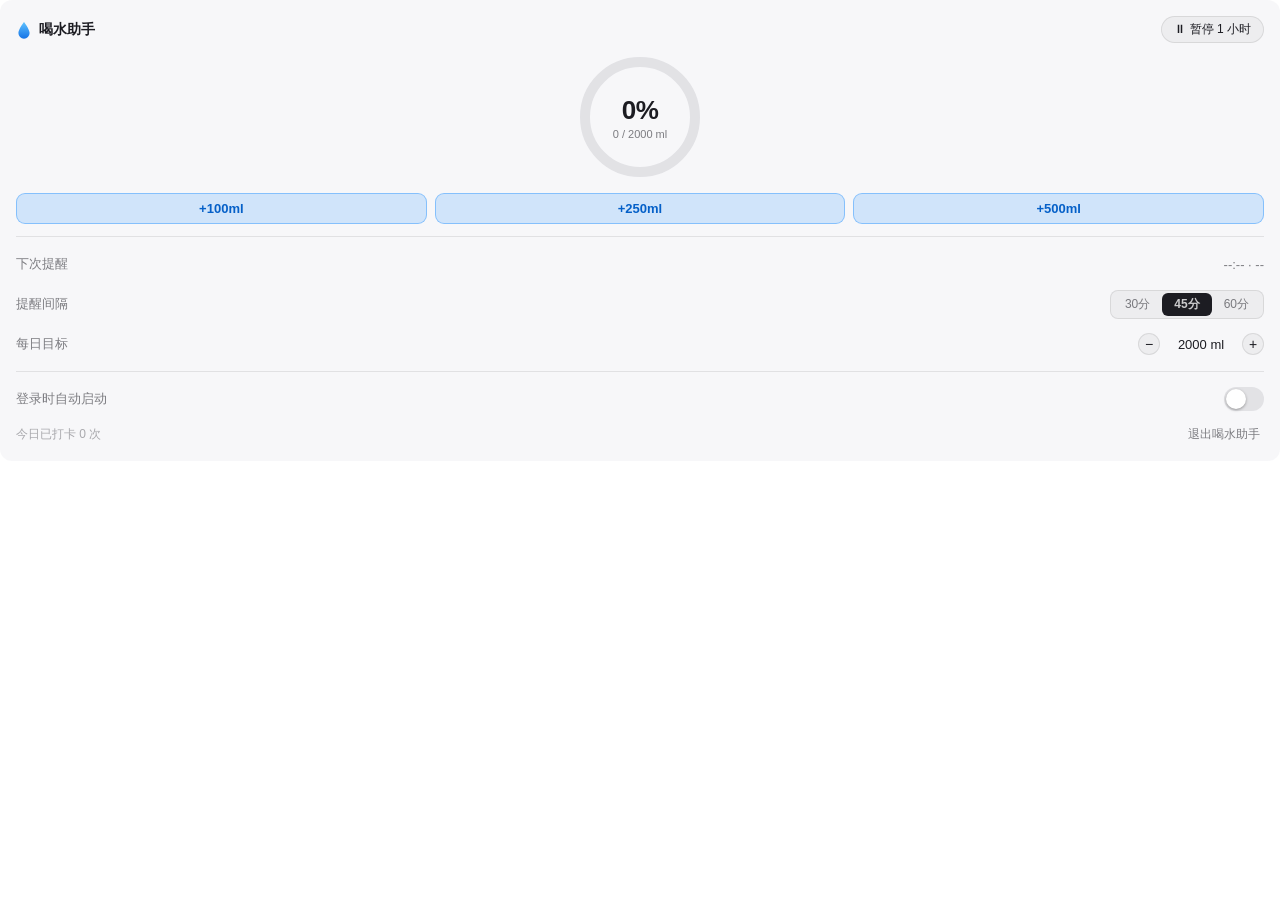
<file: ui/index.html>
<!DOCTYPE html>
<html lang="zh-CN">
<head>
  <meta charset="UTF-8">
  <meta name="viewport" content="width=device-width, initial-scale=1.0">
  <title>喝水助手</title>
  <link rel="stylesheet" href="app.css">
</head>
<body>
  <main id="panel">

    <header>
      <div class="title">
        <svg width="16" height="18" viewBox="0 0 16 18">
          <defs>
            <linearGradient id="dropgrad" x1="0" y1="0" x2="0" y2="1">
              <stop offset="0" stop-color="#5ec2ff"/><stop offset="1" stop-color="#1573e6"/>
            </linearGradient>
          </defs>
          <path d="M8 1 C8 1 2.4 8.2 2.4 12.1 a5.6 5.6 0 0 0 11.2 0 C13.6 8.2 8 1 8 1 Z" fill="url(#dropgrad)"/>
        </svg>
        <span>喝水助手</span>
      </div>
      <button id="pause-btn" class="pill" title="暂停或恢复提醒">⏸ 暂停 1 小时</button>
    </header>

    <section class="ring-wrap">
      <div class="ring-box">
        <svg width="124" height="124">
          <defs>
            <linearGradient id="ringgrad" x1="0" y1="0" x2="1" y2="1">
              <stop offset="0" stop-color="#5ec2ff"/><stop offset="1" stop-color="#1573e6"/>
            </linearGradient>
          </defs>
          <circle id="ring-bg" cx="62" cy="62" r="55"/>
          <circle id="ring-fg" cx="62" cy="62" r="55"/>
        </svg>
        <div class="ring-center">
          <div id="pct">0%</div>
          <div id="amount">0 / 2000 ml</div>
        </div>
      </div>
    </section>

    <section class="quick-row">
      <button class="quick" data-ml="100">+100ml</button>
      <button class="quick" data-ml="250">+250ml</button>
      <button class="quick" data-ml="500">+500ml</button>
    </section>

    <div class="divider"></div>

    <section class="rows">
      <div class="row">
        <span class="label">下次提醒</span>
        <span id="next-reminder" class="value dim">--:-- · --</span>
      </div>
      <div class="row">
        <span class="label">提醒间隔</span>
        <div class="seg" id="seg-interval">
          <button data-min="30">30分</button>
          <button data-min="45" class="on">45分</button>
          <button data-min="60">60分</button>
        </div>
      </div>
      <div class="row">
        <span class="label">每日目标</span>
        <div class="stepper">
          <button id="goal-minus" class="step">−</button>
          <span id="goal-num">2000 ml</span>
          <button id="goal-plus" class="step">+</button>
        </div>
      </div>
    </section>

    <div class="divider"></div>

    <section class="row">
      <span class="label">登录时自动启动</span>
      <button id="autostart" class="switch" role="switch" aria-checked="false"></button>
    </section>

    <footer>
      <span id="drink-count">今日已打卡 0 次</span>
      <button id="quit-btn">退出喝水助手</button>
    </footer>

  </main>
  <script src="app.js"></script>
</body>
</html>
</file>
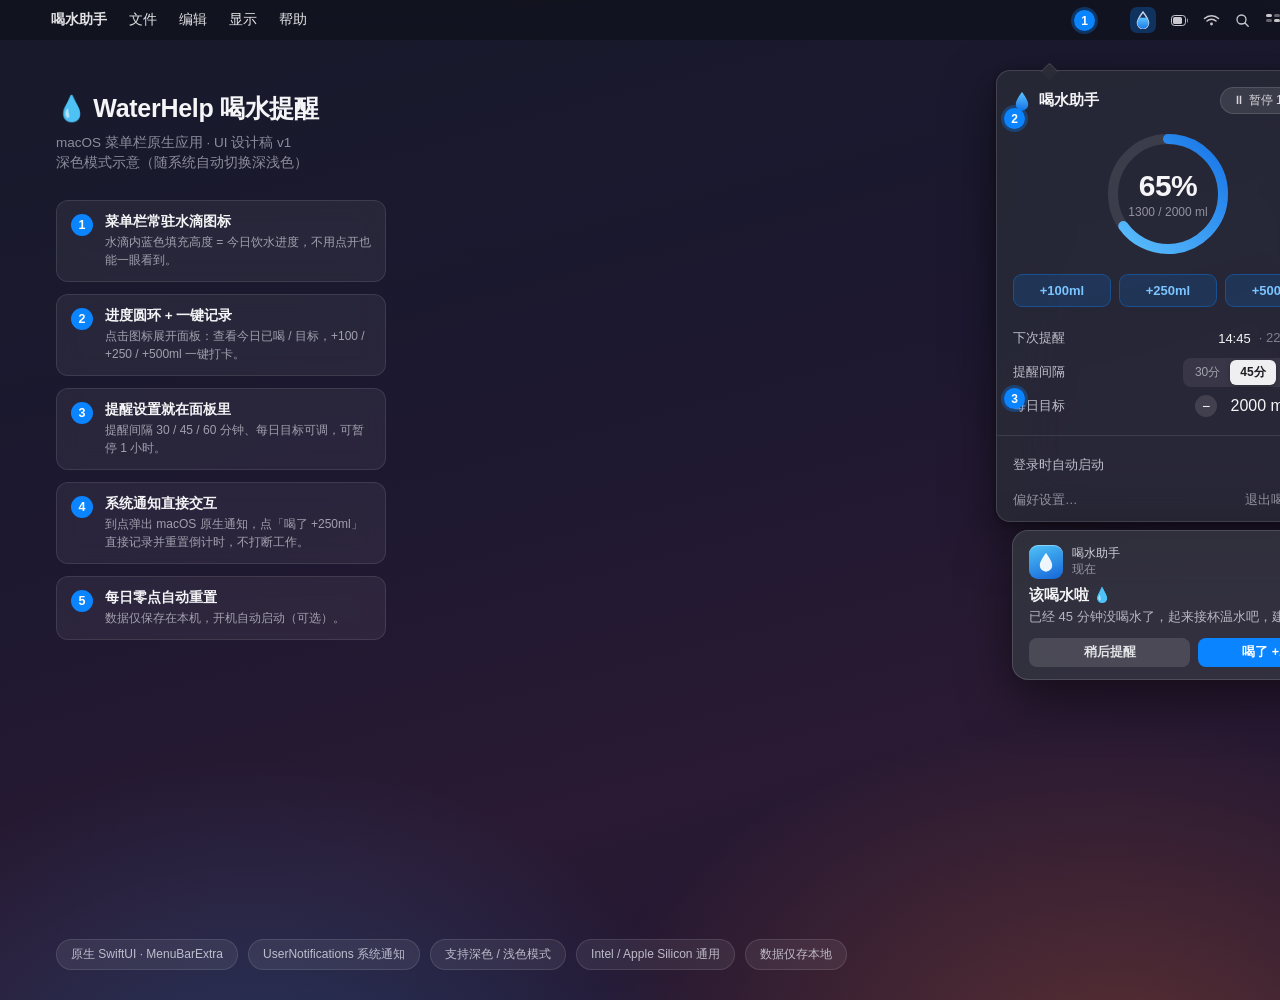
<file: design/ui-design.html>
<!DOCTYPE html>
<html lang="zh-CN">
<head>
<meta charset="UTF-8">
<title>WaterHelp · 喝水提醒 — UI 设计稿</title>
<style>
  * { margin: 0; padding: 0; box-sizing: border-box; }
  html, body { width: 1440px; height: 1000px; overflow: hidden; }
  body {
    font-family: -apple-system, "SF Pro Text", "PingFang SC", "Helvetica Neue", sans-serif;
    position: relative;
    background:
      radial-gradient(900px 600px at 78% 108%, rgba(255,120,60,.28), transparent 60%),
      radial-gradient(800px 700px at 18% 118%, rgba(45,140,220,.30), transparent 60%),
      linear-gradient(165deg, #171a2b 0%, #1d1830 42%, #2a1a33 70%, #1c1430 100%);
    color: #f5f5f7;
    -webkit-font-smoothing: antialiased;
  }

  /* ======================= 菜单栏 ======================= */
  .menubar {
    position: absolute; top: 0; left: 0; right: 0; height: 40px;
    background: rgba(16, 17, 24, 0.62);
    backdrop-filter: blur(24px) saturate(1.4);
    display: flex; align-items: center;
    font-size: 14px; color: rgba(245,245,247,.92);
    padding: 0 18px; z-index: 10;
  }
  .mb-left { display: flex; align-items: center; gap: 0; }
  .mb-item { padding: 0 11px; height: 100%; display: flex; align-items: center; border-radius: 5px; }
  .mb-item.bold { font-weight: 600; }
  .mb-right { margin-left: auto; display: flex; align-items: center; gap: 15px; }
  .mb-icon { display: flex; align-items: center; opacity: .95; }
  .mb-clock { font-variant-numeric: tabular-nums; padding: 0 2px; }
  .mb-drop {
    width: 26px; height: 26px; border-radius: 7px;
    background: rgba(10,132,255,.28);
    display: flex; align-items: center; justify-content: center;
    position: relative;
  }

  /* ======================= 下拉面板 ======================= */
  .panel {
    position: absolute; top: 70px; left: 996px; width: 344px;
    background: rgba(42, 44, 54, 0.78);
    backdrop-filter: blur(30px) saturate(1.5);
    border: 1px solid rgba(255,255,255,.13);
    border-radius: 14px;
    box-shadow: 0 18px 50px rgba(0,0,0,.5), 0 2px 8px rgba(0,0,0,.35);
    padding: 16px 16px 12px;
    z-index: 5;
  }
  .panel::before {
    content: ""; position: absolute; top: -6px; left: 46px;
    width: 12px; height: 12px; transform: rotate(45deg);
    background: rgba(42,44,54,.9);
    border-top-left-radius: 3px;
    border-left: 1px solid rgba(255,255,255,.13);
    border-top: 1px solid rgba(255,255,255,.13);
  }
  .panel-header { display: flex; align-items: center; justify-content: space-between; margin-bottom: 14px; }
  .panel-title { display: flex; align-items: center; gap: 8px; font-size: 15px; font-weight: 600; }
  .panel-title svg { display: block; }
  .pause-btn {
    font-size: 12px; color: rgba(245,245,247,.85);
    background: rgba(255,255,255,.10); border: 1px solid rgba(255,255,255,.12);
    padding: 4px 12px; border-radius: 999px;
  }

  .ring-wrap { display: flex; flex-direction: column; align-items: center; margin: 2px 0 14px; }
  .ring-box { position: relative; width: 132px; height: 132px; }
  .ring-box svg { transform: rotate(-90deg); display: block; }
  .ring-center { position: absolute; inset: 0; display: flex; flex-direction: column; align-items: center; justify-content: center; }
  .ring-pct { font-size: 30px; font-weight: 700; letter-spacing: -.5px; }
  .ring-amount { font-size: 12px; color: rgba(235,235,245,.55); margin-top: 2px; font-variant-numeric: tabular-nums; }

  .quick-row { display: flex; gap: 8px; margin-bottom: 14px; }
  .quick {
    flex: 1; text-align: center; font-size: 13px; font-weight: 600; color: #7cc4ff;
    background: rgba(10,132,255,.16); border: 1px solid rgba(10,132,255,.35);
    padding: 8px 0; border-radius: 9px;
  }
  .divider { height: 1px; background: rgba(255,255,255,.10); margin: 12px -16px; }

  .row { display: flex; align-items: center; justify-content: space-between; min-height: 34px; }
  .row-label { font-size: 13px; color: rgba(235,235,245,.78); }
  .row-value { font-size: 13px; color: #f5f5f7; font-variant-numeric: tabular-nums; display: flex; align-items: center; gap: 8px; }
  .row-value .dim { color: rgba(235,235,245,.45); }

  .seg { display: flex; background: rgba(255,255,255,.08); border-radius: 8px; padding: 2px; }
  .seg span { font-size: 12px; padding: 4px 10px; border-radius: 6px; color: rgba(235,235,245,.6); }
  .seg .on { background: rgba(255,255,255,.92); color: #1c1c22; font-weight: 600; box-shadow: 0 1px 4px rgba(0,0,0,.3); }

  .stepper { display: flex; align-items: center; gap: 10px; }
  .step-btn {
    width: 22px; height: 22px; border-radius: 50%;
    background: rgba(255,255,255,.12); color: #f5f5f7;
    display: flex; align-items: center; justify-content: center; font-size: 14px; line-height: 1;
  }
  .step-num { min-width: 64px; text-align: center; font-variant-numeric: tabular-nums; }

  .switch { width: 42px; height: 25px; border-radius: 999px; background: #0a84ff; position: relative; }
  .switch::after {
    content: ""; position: absolute; top: 2px; left: 19px; width: 21px; height: 21px;
    border-radius: 50%; background: #fff; box-shadow: 0 1px 3px rgba(0,0,0,.35);
  }
  .panel-footer { display: flex; justify-content: space-between; margin-top: 10px; }
  .panel-footer span { font-size: 12.5px; color: rgba(235,235,245,.55); }

  /* ======================= 通知横幅 ======================= */
  .banner {
    position: absolute; top: 530px; right: 64px; width: 364px;
    background: rgba(52, 54, 64, 0.82);
    backdrop-filter: blur(30px) saturate(1.5);
    border: 1px solid rgba(255,255,255,.14);
    border-radius: 16px;
    box-shadow: 0 18px 50px rgba(0,0,0,.5);
    padding: 14px 16px 12px;
    z-index: 5;
  }
  .banner-head { display: flex; align-items: center; gap: 9px; margin-bottom: 7px; }
  .banner-app-icon {
    width: 34px; height: 34px; border-radius: 9px;
    background: linear-gradient(160deg, #4fc3f7, #1565d8);
    display: flex; align-items: center; justify-content: center;
    box-shadow: inset 0 1px 0 rgba(255,255,255,.35);
  }
  .banner-meta { font-size: 12px; color: rgba(235,235,245,.55); line-height: 1.3; }
  .banner-meta b { display: block; color: rgba(235,235,245,.85); font-weight: 500; }
  .banner-title { font-size: 14.5px; font-weight: 650; margin: 1px 0 3px; }
  .banner-body { font-size: 13px; color: rgba(235,235,245,.72); line-height: 1.45; }
  .banner-actions { display: flex; gap: 8px; margin-top: 11px; }
  .banner-actions span {
    flex: 1; text-align: center; font-size: 12.5px; font-weight: 600; padding: 6px 0; border-radius: 8px;
  }
  .btn-ghost { background: rgba(255,255,255,.12); color: rgba(245,245,247,.9); }
  .btn-blue { background: #0a84ff; color: #fff; }

  /* ======================= 标注区 ======================= */
  .board { position: absolute; left: 56px; top: 92px; width: 330px; z-index: 6; }
  .board h1 { font-size: 25px; font-weight: 700; letter-spacing: -.3px; margin-bottom: 8px; }
  .board .sub { font-size: 13.5px; color: rgba(235,235,245,.55); margin-bottom: 26px; line-height: 1.5; }
  .note {
    display: flex; gap: 12px; align-items: flex-start;
    background: rgba(255,255,255,.06);
    border: 1px solid rgba(255,255,255,.10);
    border-radius: 12px; padding: 12px 14px; margin-bottom: 12px;
    backdrop-filter: blur(10px);
  }
  .note-num {
    flex: none; width: 22px; height: 22px; border-radius: 50%;
    background: #0a84ff; color: #fff; font-size: 12.5px; font-weight: 700;
    display: flex; align-items: center; justify-content: center; margin-top: 1px;
  }
  .note b { font-size: 13.5px; font-weight: 600; display: block; margin-bottom: 2px; }
  .note p { font-size: 12px; color: rgba(235,235,245,.62); line-height: 1.5; }

  .badge {
    position: absolute; z-index: 20;
    width: 21px; height: 21px; border-radius: 50%;
    background: #0a84ff; color: #fff; font-size: 12px; font-weight: 700;
    display: flex; align-items: center; justify-content: center;
    box-shadow: 0 0 0 3px rgba(10,132,255,.3);
  }

  .footbar {
    position: absolute; left: 56px; right: 56px; bottom: 30px;
    display: flex; gap: 10px; z-index: 6;
  }
  .chip {
    font-size: 12px; color: rgba(235,235,245,.75);
    background: rgba(255,255,255,.07); border: 1px solid rgba(255,255,255,.11);
    border-radius: 999px; padding: 6px 14px;
  }
</style>
</head>
<body>

  <!-- ==================== 菜单栏 ==================== -->
  <div class="menubar">
    <div class="mb-left">
      <div class="mb-item" style="font-family:-apple-system;"></div>
      <div class="mb-item bold">喝水助手</div>
      <div class="mb-item">文件</div>
      <div class="mb-item">编辑</div>
      <div class="mb-item">显示</div>
      <div class="mb-item">帮助</div>
    </div>
    <div class="mb-right">
      <!-- 水滴状态图标（进度 65%） -->
      <div class="mb-drop">
        <svg width="16" height="18" viewBox="0 0 16 18">
          <defs>
            <clipPath id="dropclip"><path d="M8 1 C8 1 2.4 8.2 2.4 12.1 a5.6 5.6 0 0 0 11.2 0 C13.6 8.2 8 1 8 1 Z"/></clipPath>
            <linearGradient id="dropgrad" x1="0" y1="0" x2="0" y2="1">
              <stop offset="0" stop-color="#5ec2ff"/><stop offset="1" stop-color="#1573e6"/>
            </linearGradient>
          </defs>
          <path d="M8 1 C8 1 2.4 8.2 2.4 12.1 a5.6 5.6 0 0 0 11.2 0 C13.6 8.2 8 1 8 1 Z"
                fill="none" stroke="rgba(235,241,255,.85)" stroke-width="1.4"/>
          <rect x="0" y="6.7" width="16" height="12" fill="url(#dropgrad)" clip-path="url(#dropclip)"/>
        </svg>
      </div>
      <span class="mb-icon">
        <svg width="17" height="11" viewBox="0 0 17 11"><rect x="0.5" y="0.5" width="14" height="10" rx="3" fill="none" stroke="rgba(245,245,247,.85)"/><rect x="2" y="2" width="9" height="7" rx="1.5" fill="rgba(245,245,247,.85)"/><path d="M16 3.5 v4 a2 2 0 0 0 0-4Z" fill="rgba(245,245,247,.6)"/></svg>
      </span>
      <span class="mb-icon">
        <svg width="17" height="12" viewBox="0 0 17 12" fill="none" stroke="rgba(245,245,247,.85)" stroke-width="1.5" stroke-linecap="round"><path d="M1.5 4.5 a10 10 0 0 1 14 0"/><path d="M4 7 a6.5 6.5 0 0 1 9 0"/><circle cx="8.5" cy="10" r="1.4" fill="rgba(245,245,247,.85)" stroke="none"/></svg>
      </span>
      <span class="mb-icon">
        <svg width="15" height="15" viewBox="0 0 15 15" fill="none" stroke="rgba(245,245,247,.85)" stroke-width="1.3"><circle cx="6.5" cy="6.5" r="4.5"/><path d="M10 10 l3.2 3.2" stroke-linecap="round"/></svg>
      </span>
      <span class="mb-icon">
        <svg width="16" height="16" viewBox="0 0 16 16" fill="rgba(245,245,247,.85)"><rect x="1" y="2" width="6" height="3" rx="1.5"/><rect x="9" y="2" width="6" height="3" rx="1.5" opacity=".45"/><rect x="1" y="7" width="6" height="3" rx="1.5" opacity=".45"/><rect x="9" y="7" width="6" height="3" rx="1.5"/></svg>
      </span>
      <span class="mb-clock">9月28日 周一 14:23</span>
    </div>
  </div>

  <!-- ==================== 下拉面板 ==================== -->
  <div class="panel">
    <div class="panel-header">
      <div class="panel-title">
        <svg width="18" height="20" viewBox="0 0 16 18">
          <path d="M8 1 C8 1 2.4 8.2 2.4 12.1 a5.6 5.6 0 0 0 11.2 0 C13.6 8.2 8 1 8 1 Z" fill="url(#dropgrad)"/>
        </svg>
        喝水助手
      </div>
      <div class="pause-btn">⏸ 暂停 1 小时</div>
    </div>

    <div class="ring-wrap">
      <div class="ring-box">
        <svg width="132" height="132">
          <defs>
            <linearGradient id="ringgrad" x1="0" y1="0" x2="1" y2="1">
              <stop offset="0" stop-color="#5ec2ff"/><stop offset="1" stop-color="#1573e6"/>
            </linearGradient>
          </defs>
          <circle cx="66" cy="66" r="55" fill="none" stroke="rgba(255,255,255,.10)" stroke-width="10"/>
          <circle cx="66" cy="66" r="55" fill="none" stroke="url(#ringgrad)" stroke-width="10"
                  stroke-linecap="round" stroke-dasharray="345.6 345.6" stroke-dashoffset="120.96"/>
        </svg>
        <div class="ring-center">
          <div class="ring-pct">65%</div>
          <div class="ring-amount">1300 / 2000 ml</div>
        </div>
      </div>
    </div>

    <div class="quick-row">
      <div class="quick">+100ml</div>
      <div class="quick">+250ml</div>
      <div class="quick">+500ml</div>
    </div>

    <div class="row">
      <span class="row-label">下次提醒</span>
      <span class="row-value">14:45 <span class="dim">· 22 分钟后</span></span>
    </div>
    <div class="row">
      <span class="row-label">提醒间隔</span>
      <div class="seg"><span>30分</span><span class="on">45分</span><span>60分</span></div>
    </div>
    <div class="row">
      <span class="row-label">每日目标</span>
      <div class="stepper">
        <span class="step-btn">−</span><span class="step-num">2000 ml</span><span class="step-btn">+</span>
      </div>
    </div>

    <div class="divider"></div>

    <div class="row">
      <span class="row-label">登录时自动启动</span>
      <div class="switch"></div>
    </div>

    <div class="panel-footer"><span>偏好设置…</span><span>退出喝水助手</span></div>
  </div>

  <!-- ==================== 通知横幅 ==================== -->
  <div class="banner">
    <div class="banner-head">
      <div class="banner-app-icon">
        <svg width="18" height="20" viewBox="0 0 16 18">
          <path d="M8 1 C8 1 2.4 8.2 2.4 12.1 a5.6 5.6 0 0 0 11.2 0 C13.6 8.2 8 1 8 1 Z" fill="#fff" opacity=".92"/>
        </svg>
      </div>
      <div class="banner-meta"><b>喝水助手</b>现在</div>
    </div>
    <div class="banner-title">该喝水啦 💧</div>
    <div class="banner-body">已经 45 分钟没喝水了，起来接杯温水吧，建议 250ml。</div>
    <div class="banner-actions">
      <span class="btn-ghost">稍后提醒</span>
      <span class="btn-blue">喝了 +250ml</span>
    </div>
  </div>

  <!-- ==================== 标注 ==================== -->
  <div class="board">
    <h1>💧 WaterHelp 喝水提醒</h1>
    <div class="sub">macOS 菜单栏原生应用 · UI 设计稿 v1<br>深色模式示意（随系统自动切换深浅色）</div>

    <div class="note">
      <div class="note-num">1</div>
      <div><b>菜单栏常驻水滴图标</b><p>水滴内蓝色填充高度 = 今日饮水进度，不用点开也能一眼看到。</p></div>
    </div>
    <div class="note">
      <div class="note-num">2</div>
      <div><b>进度圆环 + 一键记录</b><p>点击图标展开面板：查看今日已喝 / 目标，+100 / +250 / +500ml 一键打卡。</p></div>
    </div>
    <div class="note">
      <div class="note-num">3</div>
      <div><b>提醒设置就在面板里</b><p>提醒间隔 30 / 45 / 60 分钟、每日目标可调，可暂停 1 小时。</p></div>
    </div>
    <div class="note">
      <div class="note-num">4</div>
      <div><b>系统通知直接交互</b><p>到点弹出 macOS 原生通知，点「喝了 +250ml」直接记录并重置倒计时，不打断工作。</p></div>
    </div>
    <div class="note">
      <div class="note-num">5</div>
      <div><b>每日零点自动重置</b><p>数据仅保存在本机，开机自动启动（可选）。</p></div>
    </div>
  </div>

  <!-- 编号气泡指示 -->
  <div class="badge" style="top: 10px; left: 1074px;">1</div>
  <div class="badge" style="top: 108px; left: 1004px;">2</div>
  <div class="badge" style="top: 388px; left: 1004px;">3</div>
  <div class="badge" style="top: 538px; left: 1392px;">4</div>

  <!-- ==================== 底部说明 ==================== -->
  <div class="footbar">
    <span class="chip">原生 SwiftUI · MenuBarExtra</span>
    <span class="chip">UserNotifications 系统通知</span>
    <span class="chip">支持深色 / 浅色模式</span>
    <span class="chip">Intel / Apple Silicon 通用</span>
    <span class="chip">数据仅存本地</span>
  </div>

</body>
</html>
</file>
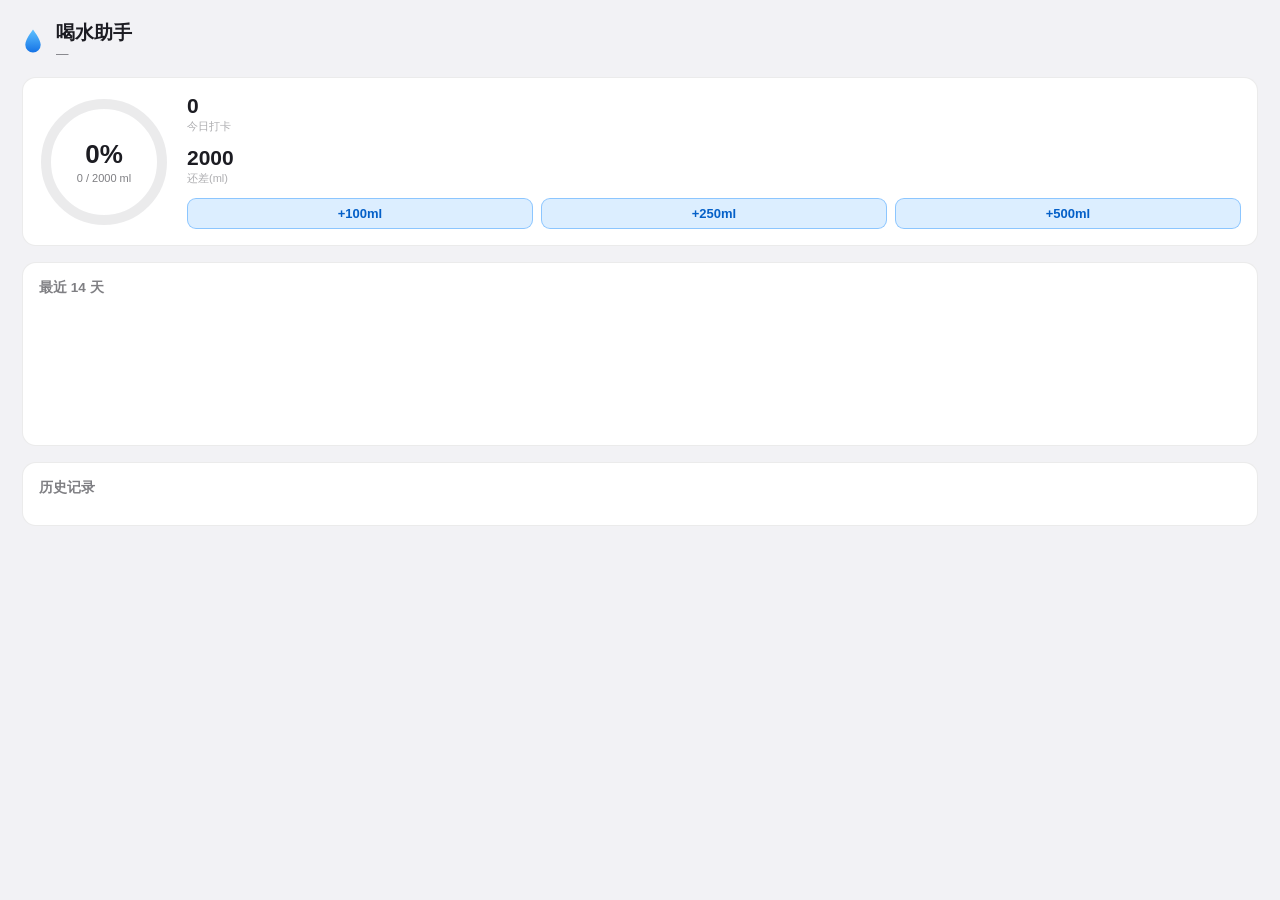
<file: ui/main.html>
<!DOCTYPE html>
<html lang="zh-CN">
<head>
  <meta charset="UTF-8">
  <meta name="viewport" content="width=device-width, initial-scale=1.0">
  <title>喝水助手</title>
  <link rel="stylesheet" href="main.css">
</head>
<body>
  <main>

    <header>
      <div class="brand">
        <svg width="22" height="25" viewBox="0 0 16 18">
          <defs>
            <linearGradient id="dropgrad" x1="0" y1="0" x2="0" y2="1">
              <stop offset="0" stop-color="#5ec2ff"/><stop offset="1" stop-color="#1573e6"/>
            </linearGradient>
          </defs>
          <path d="M8 1 C8 1 2.4 8.2 2.4 12.1 a5.6 5.6 0 0 0 11.2 0 C13.6 8.2 8 1 8 1 Z" fill="url(#dropgrad)"/>
        </svg>
        <div>
          <h1>喝水助手</h1>
          <p id="today-label">—</p>
        </div>
      </div>
    </header>

    <section class="card today">
      <div class="ring-box">
        <svg width="130" height="130">
          <defs>
            <linearGradient id="ringgrad" x1="0" y1="0" x2="1" y2="1">
              <stop offset="0" stop-color="#5ec2ff"/><stop offset="1" stop-color="#1573e6"/>
            </linearGradient>
          </defs>
          <circle id="ring-bg" cx="65" cy="65" r="58"/>
          <circle id="ring-fg" cx="65" cy="65" r="58"/>
        </svg>
        <div class="ring-center">
          <div id="pct">0%</div>
          <div id="amount">0 / 2000 ml</div>
        </div>
      </div>
      <div class="today-side">
        <div class="stat"><span id="count">0</span><label>今日打卡</label></div>
        <div class="stat"><span id="remain">2000</span><label>还差(ml)</label></div>
        <div class="quick-col">
          <button class="quick" data-ml="100">+100ml</button>
          <button class="quick" data-ml="250">+250ml</button>
          <button class="quick" data-ml="500">+500ml</button>
        </div>
      </div>
    </section>

    <section class="card chart-card">
      <h2>最近 14 天</h2>
      <div class="chart" id="chart"></div>
    </section>

    <section class="card list-card">
      <h2>历史记录</h2>
      <div id="history-list"></div>
    </section>

  </main>
  <script src="main.js"></script>
</body>
</html>
</file>
<file: ui/app.css>
/* 喝水助手面板 —— 跟随系统深浅色，窗口本身带毛玻璃特效 */
* { margin: 0; padding: 0; box-sizing: border-box; }

:root {
  --accent: #0a84ff;
  --accent-soft: rgba(10, 132, 255, 0.16);
  --accent-border: rgba(10, 132, 255, 0.38);
  --ring-track: rgba(128, 128, 140, 0.18);
}
@media (prefers-color-scheme: dark) {
  :root {
    --bg: rgba(42, 44, 54, 0.72);
    --fg: #f5f5f7;
    --fg-2: rgba(235, 235, 245, 0.62);
    --fg-3: rgba(235, 235, 245, 0.40);
    --divider: rgba(255, 255, 255, 0.10);
    --row-hover: rgba(255, 255, 255, 0.05);
  }
}
@media (prefers-color-scheme: light) {
  :root {
    --bg: rgba(246, 246, 248, 0.80);
    --fg: #1c1c22;
    --fg-2: rgba(60, 60, 67, 0.66);
    --fg-3: rgba(60, 60, 67, 0.42);
    --divider: rgba(0, 0, 0, 0.09);
    --row-hover: rgba(0, 0, 0, 0.04);
  }
}

html { background: transparent; }
body {
  font-family: -apple-system, "SF Pro Text", "PingFang SC", "Segoe UI", "Microsoft YaHei", sans-serif;
  color: var(--fg);
  -webkit-font-smoothing: antialiased;
  background: transparent;
  border-radius: 12px;
  overflow: hidden;
  user-select: none;
  cursor: default;
}

#panel {
  background: var(--bg);
  border-radius: 12px;
  padding: 16px;
}

header { display: flex; align-items: center; justify-content: space-between; }
.title { display: flex; align-items: center; gap: 7px; font-size: 14px; font-weight: 600; }
.title svg { display: block; }

button {
  font-family: inherit;
  border: none;
  background: none;
  color: inherit;
  cursor: pointer;
}
.pill {
  font-size: 12px;
  padding: 4px 12px;
  border-radius: 999px;
  background: var(--row-hover);
  border: 1px solid var(--divider);
}
.pill:hover { filter: brightness(1.2); }

/* 进度圆环 */
.ring-wrap { display: flex; justify-content: center; margin: 12px 0 14px; }
.ring-box { position: relative; width: 124px; height: 124px; }
.ring-box svg { transform: rotate(-90deg); }
#ring-bg { fill: none; stroke: var(--ring-track); stroke-width: 10; }
#ring-fg {
  fill: none; stroke: url(#ringgrad); stroke-width: 10; stroke-linecap: round;
  stroke-dasharray: 345.6; stroke-dashoffset: 345.6;
  transition: stroke-dashoffset 0.35s ease;
}
.ring-center {
  position: absolute; inset: 0;
  display: flex; flex-direction: column; align-items: center; justify-content: center;
}
#pct { font-size: 26px; font-weight: 700; letter-spacing: -0.5px; font-variant-numeric: tabular-nums; }
#amount { font-size: 11px; color: var(--fg-2); margin-top: 2px; font-variant-numeric: tabular-nums; }

/* 一键打卡 */
.quick-row { display: flex; gap: 8px; }
.quick {
  flex: 1; text-align: center; font-size: 13px; font-weight: 600;
  color: #3f9bff; background: var(--accent-soft);
  border: 1px solid var(--accent-border);
  padding: 7px 0; border-radius: 9px;
}
.quick:active { transform: scale(0.96); }
@media (prefers-color-scheme: light) {
  .quick { color: #0560c8; }
}

.divider { height: 1px; background: var(--divider); margin: 12px 0; }

/* 设置行 */
.rows { display: flex; flex-direction: column; gap: 10px; }
.row { display: flex; align-items: center; justify-content: space-between; min-height: 30px; }
.label { font-size: 13px; color: var(--fg-2); }
.value { font-size: 13px; font-variant-numeric: tabular-nums; }
.dim { color: var(--fg-2); }

.seg { display: flex; background: var(--row-hover); border-radius: 8px; padding: 2px; border: 1px solid var(--divider); }
.seg button {
  font-size: 12px; padding: 3px 12px; border-radius: 6px; color: var(--fg-2);
}
.seg button.on {
  background: var(--fg); color: var(--bg); font-weight: 600;
}

.stepper { display: flex; align-items: center; gap: 10px; }
.step {
  width: 22px; height: 22px; border-radius: 50%;
  background: var(--row-hover); border: 1px solid var(--divider);
  font-size: 14px; line-height: 1; display: flex; align-items: center; justify-content: center;
}
.step:active { transform: scale(0.92); }
#goal-num { font-size: 13px; min-width: 62px; text-align: center; font-variant-numeric: tabular-nums; }

/* 开关 */
.switch {
  width: 40px; height: 24px; border-radius: 999px;
  background: var(--ring-track); position: relative;
  transition: background 0.2s;
}
.switch::after {
  content: ""; position: absolute; top: 2px; left: 2px;
  width: 20px; height: 20px; border-radius: 50%; background: #fff;
  box-shadow: 0 1px 3px rgba(0, 0, 0, 0.35);
  transition: left 0.2s;
}
.switch[aria-checked="true"] { background: var(--accent); }
.switch[aria-checked="true"]::after { left: 18px; }

footer {
  display: flex; justify-content: space-between; align-items: center; margin-top: 10px;
}
#drink-count { font-size: 12px; color: var(--fg-3); }
#quit-btn { font-size: 12px; color: var(--fg-2); padding: 2px 4px; }
#quit-btn:hover { color: var(--fg); }
</file>
<file: ui/main.css>
/* 喝水助手主窗口 —— 跟随系统深浅色 */
* { margin: 0; padding: 0; box-sizing: border-box; }

:root {
  --accent: #0a84ff;
  --accent-soft: rgba(10, 132, 255, 0.14);
  --accent-border: rgba(10, 132, 255, 0.38);
  --bar-track: rgba(128, 128, 140, 0.16);
}
@media (prefers-color-scheme: dark) {
  :root {
    --bg: #1e1f24;
    --card: rgba(255, 255, 255, 0.05);
    --fg: #f5f5f7;
    --fg-2: rgba(235, 235, 245, 0.62);
    --fg-3: rgba(235, 235, 245, 0.40);
    --divider: rgba(255, 255, 255, 0.10);
    --quick-fg: #5db1ff;
  }
}
@media (prefers-color-scheme: light) {
  :root {
    --bg: #f2f2f5;
    --card: #ffffff;
    --fg: #1c1c22;
    --fg-2: rgba(60, 60, 67, 0.66);
    --fg-3: rgba(60, 60, 67, 0.42);
    --divider: rgba(0, 0, 0, 0.08);
    --quick-fg: #0560c8;
  }
}

body {
  font-family: -apple-system, "SF Pro Text", "PingFang SC", "Segoe UI", "Microsoft YaHei", sans-serif;
  background: var(--bg);
  color: var(--fg);
  -webkit-font-smoothing: antialiased;
  user-select: none;
}

main { padding: 20px 22px 28px; display: flex; flex-direction: column; gap: 16px; }

header .brand { display: flex; align-items: center; gap: 12px; }
h1 { font-size: 19px; font-weight: 700; }
#today-label { font-size: 12.5px; color: var(--fg-2); margin-top: 1px; }

.card {
  background: var(--card);
  border: 1px solid var(--divider);
  border-radius: 14px;
  padding: 16px;
}
h2 { font-size: 13.5px; font-weight: 600; color: var(--fg-2); margin-bottom: 12px; }

/* 今日卡片 */
.today { display: flex; align-items: center; gap: 18px; }
.ring-box { position: relative; width: 130px; height: 130px; flex: none; }
.ring-box svg { transform: rotate(-90deg); }
#ring-bg { fill: none; stroke: var(--bar-track); stroke-width: 10; }
#ring-fg {
  fill: none; stroke: url(#ringgrad); stroke-width: 10; stroke-linecap: round;
  stroke-dasharray: 364.4; stroke-dashoffset: 364.4;
  transition: stroke-dashoffset 0.35s ease;
}
.ring-center {
  position: absolute; inset: 0;
  display: flex; flex-direction: column; align-items: center; justify-content: center;
}
#pct { font-size: 26px; font-weight: 700; font-variant-numeric: tabular-nums; }
#amount { font-size: 11px; color: var(--fg-2); margin-top: 2px; font-variant-numeric: tabular-nums; }

.today-side { flex: 1; display: flex; flex-direction: column; gap: 12px; }
.today-side .stats { display: flex; gap: 22px; }
.stat span { font-size: 21px; font-weight: 700; font-variant-numeric: tabular-nums; }
.stat label { display: block; font-size: 11px; color: var(--fg-3); margin-top: 1px; }
.quick-col { display: flex; gap: 8px; }
.quick {
  flex: 1; font-size: 13px; font-weight: 600; font-family: inherit;
  color: var(--quick-fg); background: var(--accent-soft);
  border: 1px solid var(--accent-border);
  padding: 7px 0; border-radius: 9px; cursor: pointer;
}
.quick:active { transform: scale(0.96); }

/* 柱状图 */
.chart {
  display: flex; align-items: flex-end; gap: 6px;
  height: 120px; padding-top: 4px;
}
.bar-col { flex: 1; display: flex; flex-direction: column; align-items: center; gap: 5px; height: 100%; justify-content: flex-end; }
.bar {
  width: 100%; max-width: 26px; border-radius: 5px 5px 2px 2px; min-height: 2px;
  background: linear-gradient(180deg, #5ec2ff, #1573e6);
  opacity: 0.55;
  transition: height 0.3s ease;
}
.bar-col.today .bar { opacity: 1; box-shadow: 0 0 0 1.5px rgba(94, 194, 255, 0.55); }
.bar-col.zero .bar { background: var(--bar-track); }
.bar-label { font-size: 9.5px; color: var(--fg-3); font-variant-numeric: tabular-nums; }

/* 历史列表 */
#history-list { display: flex; flex-direction: column; }
.hrow {
  display: flex; align-items: center; gap: 10px;
  padding: 8px 2px; border-bottom: 1px solid var(--divider);
  font-size: 13px;
}
.hrow:last-child { border-bottom: none; }
.hrow .date { width: 96px; color: var(--fg-2); }
.hrow .ml { flex: 1; font-variant-numeric: tabular-nums; }
.hrow .pct { width: 52px; text-align: right; font-variant-numeric: tabular-nums; color: var(--fg-2); }
.hrow .ok { width: 60px; text-align: right; color: var(--fg-3); }
.hrow .ok.done { color: #30b15a; font-weight: 600; }
.hrow.head { color: var(--fg-3); font-size: 11.5px; padding-bottom: 4px; }
.empty { color: var(--fg-3); font-size: 13px; text-align: center; padding: 18px 0; }
</file>
